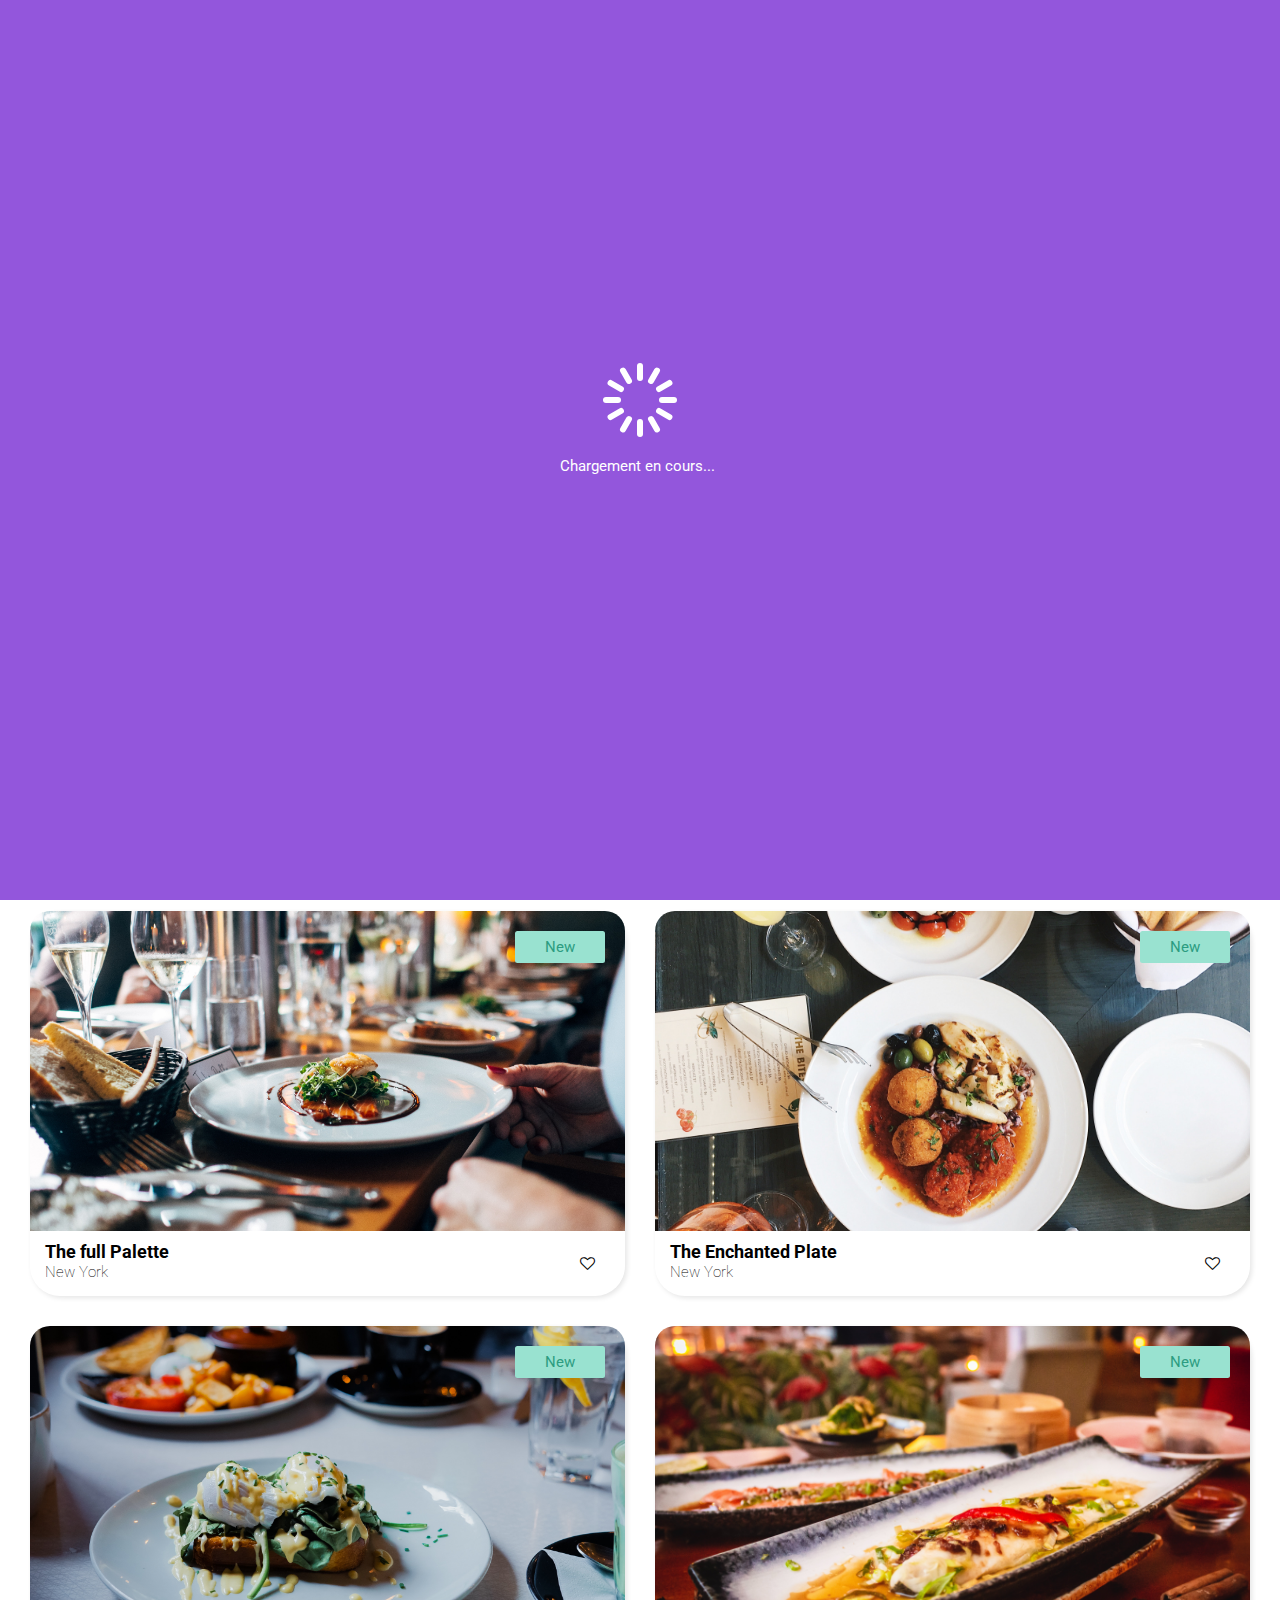
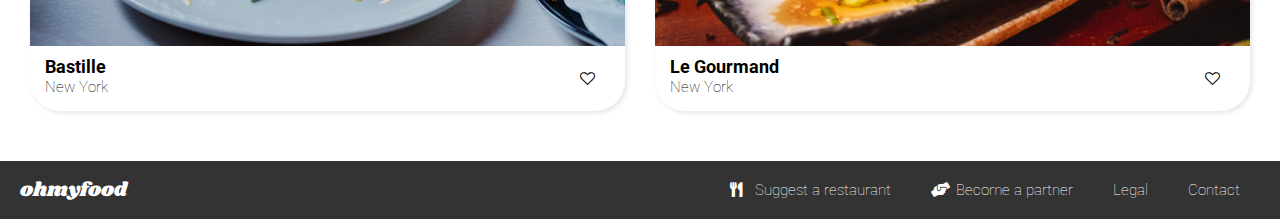
<file: index.html>
<!DOCTYPE html>
<html lang="fr">
<head>
    <meta charset="UTF-8">
    <meta name="viewport" content="width=device-width, initial-scale=1.0">
    <meta http-equiv="X-UA-Compatible" content="ie=edge">
    <link href="https://fonts.googleapis.com/css2?family=Roboto:wght@100;400;700&family=Shrikhand&display=swap" rel="stylesheet"> 
 	<link rel="stylesheet" href="https://use.fontawesome.com/releases/v5.7.1/css/all.css">
    <link rel="stylesheet" href="https://stackpath.bootstrapcdn.com/font-awesome/4.7.0/css/font-awesome.min.css">
    <link rel="stylesheet" href="css/style.css">
    <title>Oh my food !</title>
</head>
<body>
	<div class="loader-container">
 		<div class="lds-spinner">
		   <div class="bar bar--1"></div>
		   <div class="bar bar--2"></div>
		   <div class="bar bar--3"></div>
		   <div class="bar bar--4"></div>
		   <div class="bar bar--5"></div>
		   <div class="bar bar--6"></div>
		   <div class="bar bar--7"></div>
		   <div class="bar bar--8"></div>
		   <div class="bar bar--9"></div>
		   <div class="bar bar--10"></div>
		   <div class="bar bar--11"></div>
		   <div class="bar bar--12"></div>     
    	</div>
    	<div class="paragraph">
     		<p>Chargement en cours...</p>
     	</div>
    </div>
	<header class="header">
		<img class="header__logo" src="public/img/logo/logo.svg" alt="logo" />
	</header>
	<section class="loc">
		<div class="loc-container">
			<p class="loc-container__city"><i class="fas fa-map-marker-alt loc-icon"></i>Paris, Belleville</p>
		</div>
	</section>
	<section class="hero-home">
		<h2 class="hero__heading">Book the menu you like</h2>
		<p class="hero__paragraph">Discover top-of-the-art restaurants we picked for you</p>
		<a class="btn" href="#restaurant">Explore our restaurants</a>
	</section>
	<section class="manual">
		<h2 class="manual__heading">How it works</h2>
		<ol class="manual-list">
			<li class="manual-list__item">
				<div class="list-style">1</div>
				<i class="fas fa-mobile-alt icon-list"></i>Choose a restaurant
			</li>
			<li class="manual-list__item">
				<div class="list-style">2</div>
				<i class="fas fa-bars icon-list"></i>Create your menu
			</li>
			<li class="manual-list__item">
				<div class="list-style">3</div>
				<i class="fas fa-store icon-list"></i>Go enjoy it at the restaurant
			</li>
		</ol>
	</section>
	<section id="restaurant">
		<h2 class="restaurant__heading">Restautants</h2>
		<div class="restaurant-grid">
				<div class="restaurant-prev restaurant-prev--1">
					<a href="fullpalette.html">
						<div class="restaurant-prev-img restaurant-prev-img--thefullpalette">
							<p class="restaurant-prev-img__badge">New</p>
						</div>
					</a>
					<div class="restaurant-prev-desc">
						<div class="restaurant-prev-desc-txt">
							<h3 class="restaurant-prev-desc-txt__title">The full Palette</h3>
							<p class="restaurant-prev-desc-txt__city">New York</p>
						</div>
						<ul class="icon-fill-hover">
						  <li class="icon-fill-hover__item">
						      <span class="icon-filled">
						        <i class="fa fa-heart" aria-hidden="true"></i>
						      </span>
						      <a href="">
						        <i class="fa fa-heart-o" aria-hidden="true"></i>
						      </a>
						  </li>
						</ul>
					</div>
				</div>
				<div class="restaurant-prev restaurant-prev--2">
					<a href="enchantedplate.html">
						<div class="restaurant-prev-img restaurant-prev-img--theenchantedplate">
							<p class="restaurant-prev-img__badge">New</p>
						</div>
					</a>
					<div class="restaurant-prev-desc">
						<div class="restaurant-prev-desc-txt">
							<h3 class="restaurant-prev-desc-txt__title">The Enchanted Plate</h3>
							<p class="restaurant-prev-desc-txt__city">New York</p>
						</div>
						<ul class="icon-fill-hover">
						  <li class="icon-fill-hover__item">
						      <span class="icon-filled">
						        <i class="fa fa-heart" aria-hidden="true"></i>
						      </span>
						      <a href="">
						        <i class="fa fa-heart-o" aria-hidden="true"></i>
						      </a>
						  </li>
						</ul>
					</div>
				</div>
				<div class="restaurant-prev restaurant-prev--3">
					<a href="bastille.html">
						<div class="restaurant-prev-img restaurant-prev-img--bastille">
							<p class="restaurant-prev-img__badge">New</p>
						</div>
					</a>
					<div class="restaurant-prev-desc">
						<div class="restaurant-prev-desc-txt">
							<h3 class="restaurant-prev-desc-txt__title">Bastille</h3>
							<p class="restaurant-prev-desc-txt__city">New York</p>
						</div>
						<ul class="icon-fill-hover">
						  <li class="icon-fill-hover__item">
						      <span class="icon-filled">
						        <i class="fa fa-heart" aria-hidden="true"></i>
						      </span>
						      <a href="">
						        <i class="fa fa-heart-o" aria-hidden="true"></i>
						      </a>
						  </li>
						</ul>
					</div>
				</div>
				<div class="restaurant-prev restaurant-prev--4">
					<a href="gourmand.html">
						<div class="restaurant-prev-img restaurant-prev-img--legourmand">
							<p class="restaurant-prev-img__badge">New</p>
						</div>
					</a>
					<div class="restaurant-prev-desc">
						<div class="restaurant-prev-desc-txt">
							<h3 class="restaurant-prev-desc-txt__title">Le Gourmand</h3>
							<p class="restaurant-prev-desc-txt__city">New York</p>
						</div>
						<ul class="icon-fill-hover">
						  <li class="icon-fill-hover__item">
						      <span class="icon-filled">
						        <i class="fa fa-heart" aria-hidden="true"></i>
						      </span>
						      <a href="">
						        <i class="fa fa-heart-o" aria-hidden="true"></i>
						      </a>
						  </li>
						</ul>
					</div>
				</div>
		</div>		
	</section>
	<footer class="footer">
		<h1 class="footer__heading">ohmyfood</h1>
		<ul class="footer-nav">
			<li class="footer-nav__link"><a href=""><i class="fas fa-utensils"></i>Suggest a restaurant</a></li>
			<li class="footer-nav__link"><a href=""><i class="fas fa-hands-helping"></i>Become a partner</a></li>
			<li class="footer-nav__link"><a href="">Legal</a></li>
			<li class="footer-nav__link"><a href="mailto:name@domain.com">Contact</a></li>
		</ul>
	</footer>
</body>
</html>
</file>
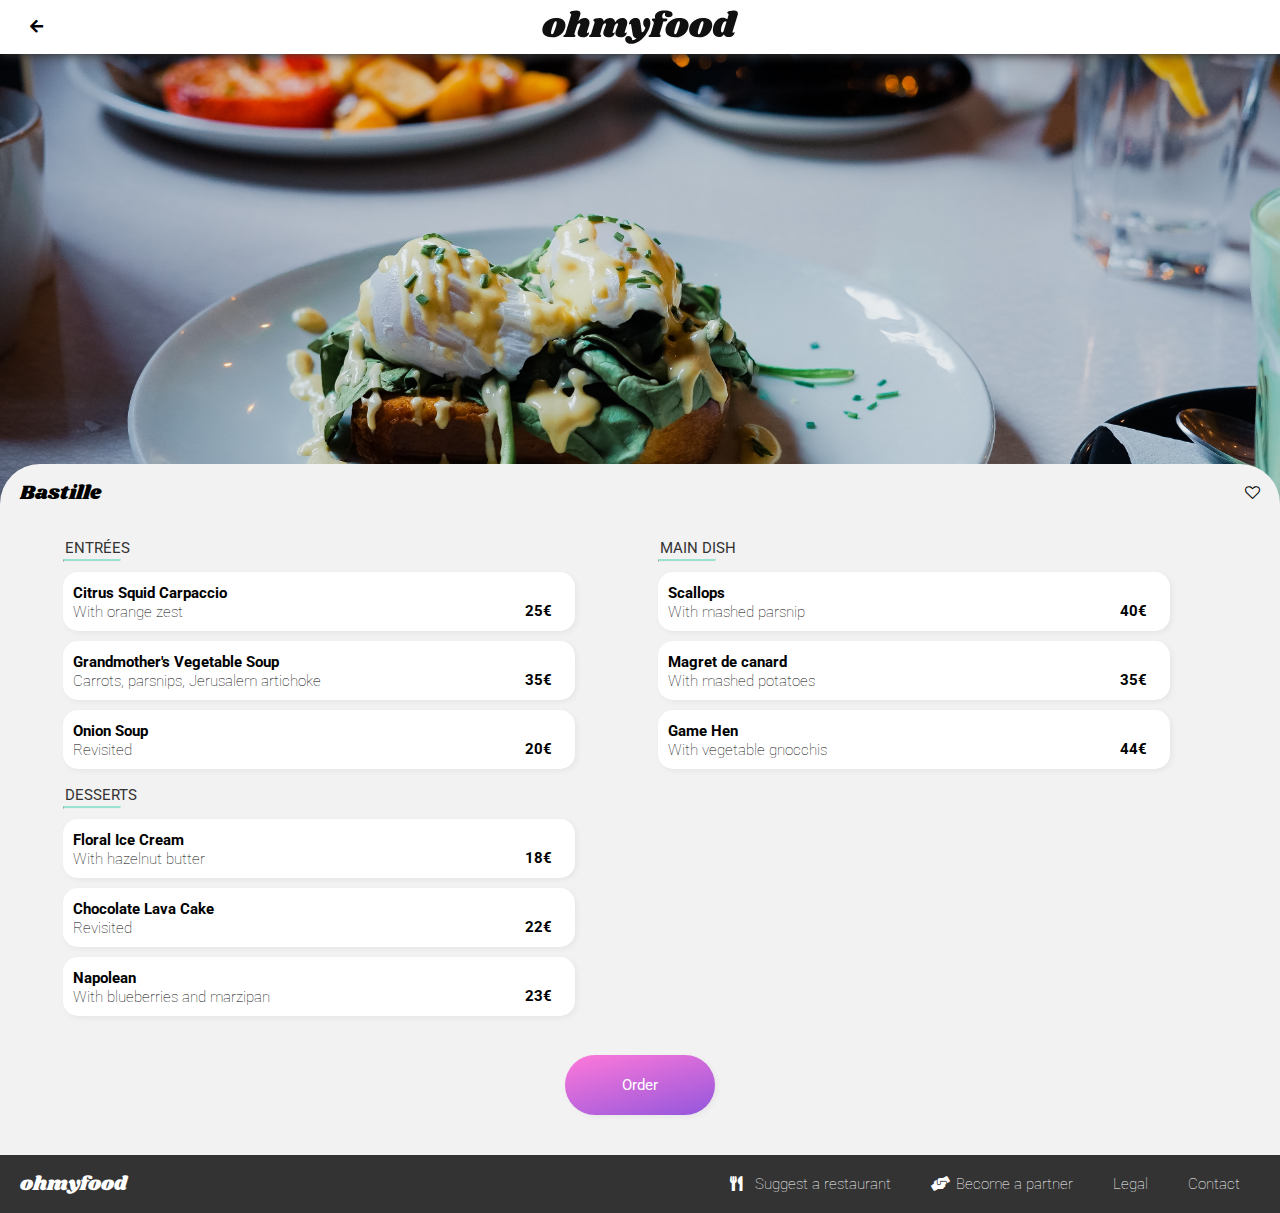
<file: bastille.html>
<!DOCTYPE html>
<html lang="fr">
<head>
    <meta charset="UTF-8">
    <meta name="viewport" content="width=device-width, initial-scale=1.0">
    <meta http-equiv="X-UA-Compatible" content="ie=edge">
    <link href="https://fonts.googleapis.com/css2?family=Roboto:wght@100;400;700&family=Shrikhand&display=swap" rel="stylesheet"> 
    <link rel="stylesheet" href="https://use.fontawesome.com/releases/v5.7.1/css/all.css">
    <link rel="stylesheet" href="https://stackpath.bootstrapcdn.com/font-awesome/4.7.0/css/font-awesome.min.css">
    <link rel="stylesheet" href="css/style.css">
    <title>Oh my food !: Bastille</title>
</head>
<body>
	<header class="header">
		<a class="header__link" href="index.html"><i class="fas fa-arrow-left"></i></a>
		<img class="header__logo" src="public/img/logo/logo.svg" alt="logo" />
	</header>
	<section class="hero hero--bastille"><!-- faire une map background-hero CHANGER LE MODIFICATEUR-->
		<div class="hero-container">
			<div class="hero-title">
				<h1 class="hero-container__title">Bastille</h1>
				<ul class="icon-fill-hover">
				  <li class="icon-fill-hover__item">
				      <span class="icon-filled">
				        <i class="fa fa-heart" aria-hidden="true"></i>
				      </span>
				      <a href="">
				        <i class="fa fa-heart-o" aria-hidden="true"></i>
				      </a>
				  </li>
				</ul>
			</div>
		</div>
	</section>
	<section class="menu">
		<form class="menu-form" action="order.php" method="post">
			<fieldset class="menu-form__entree">
				<legend>Entrées</legend>
					<hr />
					<label class="entree__choix entree__choix--1" for="entree1"><!-- faire une map border-radius ?-->
						<span class="menu-title"><strong>Citrus Squid Carpaccio</strong><br />With orange zest</span>
						<span class="price"><strong>25€</strong></span>
						<input type="radio" name="entree" value="entree1" id="entree1" />
						<span class="checkmark">
              				<i class="fas fa-check-circle"></i>
            			</span>  
					</label>
					<label class="entree__choix entree__choix--2" for="entree2">
						<span class="menu-title"><strong>Grandmother's Vegetable Soup</strong><br />Carrots, parsnips, Jerusalem artichoke</span>
						<span class="price"><strong>35€</strong></span>
						<input type="radio" name="entree" value="entree2" id="entree2" />
						<span class="checkmark">
              				<i class="fas fa-check-circle"></i>
            			</span> 
					</label>
					<label class="entree__choix entree__choix--3" for="entree3">
						<span class="menu-title"><strong>Onion Soup</strong><br />Revisited</span>
						<span class="price"><strong>20€</strong></span>
						<input type="radio" name="entree" value="entree3" id="entree3" />
						<span class="checkmark">
              				<i class="fas fa-check-circle"></i>
            			</span> 
					</label>
			</fieldset>
			<fieldset class="menu-form__plat">
				<legend>Main Dish</legend>
					<hr />
					<label class="plat__choix plat__choix--1" for="plat1">
						<span class="menu-title"><strong>Scallops</strong><br />With mashed parsnip</span>
						<span class="price"><strong>40€</strong></span>	
						<input type="radio" name="plat" value="plat1" id="plat1" />
						<span class="checkmark">
              				<i class="fas fa-check-circle"></i>
            			</span> 
					</label>
					<label class="plat__choix plat__choix--2" for="plat2">
						<span class="menu-title"><strong>Magret de canard</strong><br />With mashed potatoes</span>
						<span class="price"><strong>35€</strong></span>
						<input type="radio" name="plat" value="plat2" id="plat2" />
						<span class="checkmark">
              				<i class="fas fa-check-circle"></i>
            			</span>  
					</label>
					<label class="plat__choix plat__choix--3" for="plat3">
						<span class="menu-title"><strong>Game Hen</strong><br />With vegetable gnocchis</span>
						<span class="price"><strong>44€</strong></span>
						<input type="radio" name="plat" value="plat3" id="plat3" />
						<span class="checkmark">
              				<i class="fas fa-check-circle"></i>
            			</span>  
					</label>
			</fieldset>
			<fieldset class="menu-form__dessert">
				<legend>Desserts</legend>
					<hr />
					<label class="dessert__choix dessert__choix--1" for="dessert1">
						<span class="menu-title"><strong>Floral Ice Cream</strong><br />With hazelnut butter</span>
						<span class="price"><strong>18€</strong></span>
						<input type="radio" name="entree" value="dessert1" id="dessert1" />
						<span class="checkmark">
              				<i class="fas fa-check-circle"></i>
            			</span> 
					</label>
					<label class="dessert__choix dessert__choix--2" for="dessert2">
						<span class="menu-title"><strong>Chocolate Lava Cake</strong><br />Revisited</span>
						<span class="price"><strong>22€</strong></span>
						<input type="radio" name="entree" value="dessert2" id="dessert2" />
						<span class="checkmark">
              				<i class="fas fa-check-circle"></i>
            			</span> 
					</label>
					<label class="dessert__choix dessert__choix--3" for="dessert3">
						<span class="menu-title"><strong>Napolean</strong><br />With blueberries and marzipan</span>
						<span class="price"><strong>23€</strong></span>
						<input type="radio" name="dessert" value="dessert3" id="dessert3" />
						<span class="checkmark">
              				<i class="fas fa-check-circle"></i>
            			</span> 
					</label> 
			</fieldset>	
			<input class="btn" type="submit" value="Order"/> 	
		</form>	
	</section>
	<footer class="footer">
		<h1 class="footer__heading">ohmyfood</h1>
		<ul class="footer-nav">
			<li class="footer-nav__link"><a href=""><i class="fas fa-utensils"></i>Suggest a restaurant</a></li>
			<li class="footer-nav__link"><a href=""><i class="fas fa-hands-helping"></i>Become a partner</a></li>
			<li class="footer-nav__link"><a href="">Legal</a></li>
			<li class="footer-nav__link"><a href="mailto:name@domain.com">Contact</a></li>
		</ul>
	</footer>
</body>
</html>
</file>
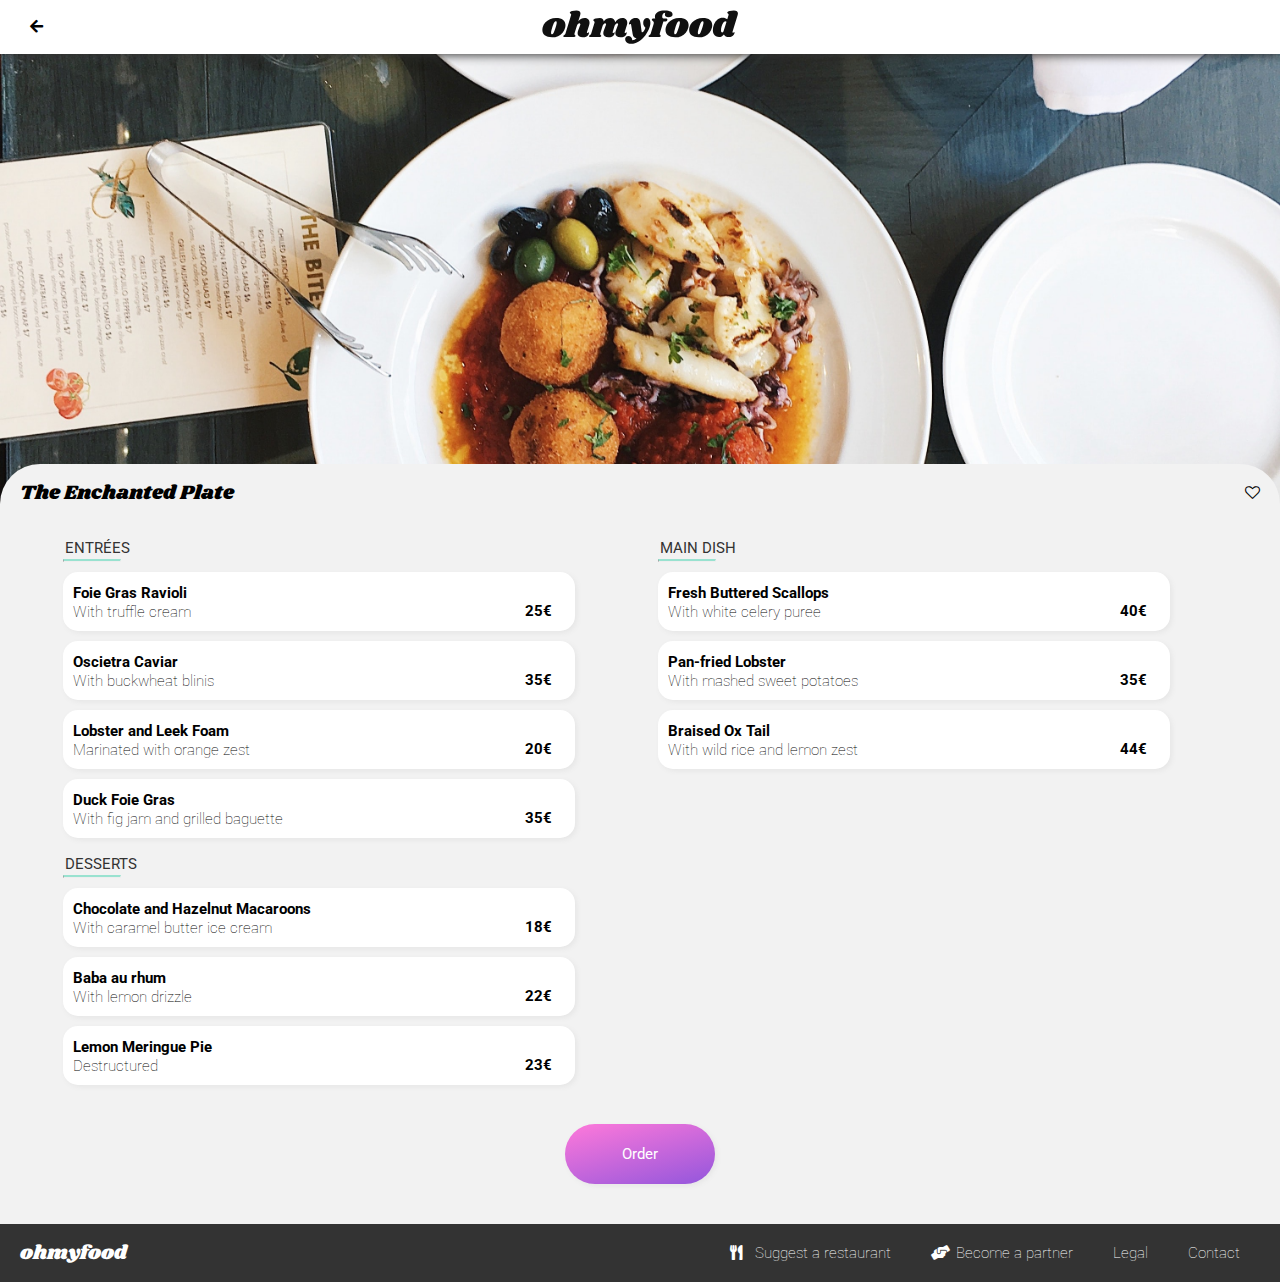
<file: enchantedplate.html>
<!DOCTYPE html>
<html lang="fr">
<head>
    <meta charset="UTF-8">
    <meta name="viewport" content="width=device-width, initial-scale=1.0">
    <meta http-equiv="X-UA-Compatible" content="ie=edge">
    <link href="https://fonts.googleapis.com/css2?family=Roboto:wght@100;400;700&family=Shrikhand&display=swap" rel="stylesheet"> 
    <link rel="stylesheet" href="https://use.fontawesome.com/releases/v5.7.1/css/all.css">
    <link rel="stylesheet" href="https://stackpath.bootstrapcdn.com/font-awesome/4.7.0/css/font-awesome.min.css">
    <link rel="stylesheet" href="css/style.css">
    <title>Oh my food !: The Enchanted Plate</title>
</head>
<body>
	<header class="header">
		<a class="header__link" href="index.html"><i class="fas fa-arrow-left"></i></a>
		<img class="header__logo" src="public/img/logo/logo.svg" alt="logo" />
	</header>
	<section class="hero hero--theenchantedplate"><!-- faire une map background-hero CHANGER LE MODIFICATEUR-->
		<div class="hero-container">
			<div class="hero-title">
				<h1 class="hero-container__title">The Enchanted Plate</h1>
				<ul class="icon-fill-hover">
				  <li class="icon-fill-hover__item">
				      <span class="icon-filled">
				        <i class="fa fa-heart" aria-hidden="true"></i>
				      </span>
				      <a href="">
				        <i class="fa fa-heart-o" aria-hidden="true"></i>
				      </a>
				  </li>
				</ul>
			</div>
		</div>
	</section>
	<section class="menu">
		<form class="menu-form" action="order.php" method="post">
			<fieldset class="menu-form__entree">
				<legend>Entrées</legend>
					<hr />
					<label class="entree__choix entree__choix--1" for="entree1"><!-- faire une map border-radius ?-->
						<span class="menu-title"><strong>Foie Gras Ravioli</strong><br />With truffle cream</span>
						<span class="price"><strong>25€</strong></span>
						<input type="radio" name="entree" value="entree1" id="entree1" />
						<span class="checkmark">
              				<i class="fas fa-check-circle"></i>
            			</span>  
					</label>
					<label class="entree__choix entree__choix--2" for="entree2">
						<span class="menu-title"><strong>Oscietra Caviar</strong><br />With buckwheat blinis</span>
						<span class="price"><strong>35€</strong></span>
						<input type="radio" name="entree" value="entree2" id="entree2" />
						<span class="checkmark">
              				<i class="fas fa-check-circle"></i>
            			</span>  
					</label>
					<label class="entree__choix entree__choix--3" for="entree3">
						<span class="menu-title"><strong>Lobster and Leek Foam</strong><br />Marinated with orange zest</span>
						<span class="price"><strong>20€</strong></span>
						<input type="radio" name="entree" value="entree3" id="entree3" />
						<span class="checkmark">
              				<i class="fas fa-check-circle"></i>
            			</span>  
					</label>
					<label class="entree__choix entree__choix--4" for="entree4">
						<span class="menu-title"><strong>Duck Foie Gras</strong><br />With fig jam and grilled baguette</span>
						<span class="price"><strong>35€</strong></span>
						<input type="radio" name="entree" value="entree4" id="entree4" />
						<span class="checkmark">
              				<i class="fas fa-check-circle"></i>
            			</span>  
					</label>
			</fieldset>
			<fieldset class="menu-form__plat">
				<legend>Main Dish</legend>
					<hr />
					<label class="plat__choix plat__choix--1" for="plat1">
						<span class="menu-title"><strong>Fresh Buttered Scallops</strong><br />With white celery puree</span>
						<span class="price"><strong>40€</strong></span>	
						<input type="radio" name="plat" value="plat1" id="plat1" />
						<span class="checkmark">
              				<i class="fas fa-check-circle"></i>
            			</span>  
					</label>
					<label class="plat__choix plat__choix--2" for="plat2">
						<span class="menu-title"><strong>Pan-fried Lobster</strong><br />With mashed sweet potatoes</span>
						<span class="price"><strong>35€</strong></span>
						<input type="radio" name="plat" value="plat2" id="plat2" />
						<span class="checkmark">
              				<i class="fas fa-check-circle"></i>
            			</span>  
					</label>
					<label class="plat__choix plat__choix--3" for="plat3">
						<span class="menu-title"><strong>Braised Ox Tail</strong><br />With wild rice and lemon zest</span>
						<span class="price"><strong>44€</strong></span>
						<input type="radio" name="plat" value="plat3" id="plat3" />
						<span class="checkmark">
              				<i class="fas fa-check-circle"></i>
            			</span>  
					</label>
			</fieldset>
			<fieldset class="menu-form__dessert">
				<legend>Desserts</legend>
					<hr />
					<label class="dessert__choix dessert__choix--1" for="dessert1">
						<span class="menu-title"><strong>Chocolate and Hazelnut Macaroons</strong><br />With caramel butter ice cream</span>
						<span class="price"><strong>18€</strong></span>
						<input type="radio" name="entree" value="dessert1" id="dessert1" />
						<span class="checkmark">
              				<i class="fas fa-check-circle"></i>
            			</span>  
					</label>
					<label class="dessert__choix dessert__choix--2" for="dessert2">
						<span class="menu-title"><strong>Baba au rhum</strong><br />With lemon drizzle</span>
						<span class="price"><strong>22€</strong></span>
						<input type="radio" name="entree" value="dessert2" id="dessert2" />
						<span class="checkmark">
              				<i class="fas fa-check-circle"></i>
            			</span>  
					</label>
					<label class="dessert__choix dessert__choix--3" for="dessert3">
						<span class="menu-title"><strong>Lemon Meringue Pie</strong><br />Destructured</span>
						<span class="price"><strong>23€</strong></span>
						<input type="radio" name="dessert" value="dessert3" id="dessert3" />
						<span class="checkmark">
              				<i class="fas fa-check-circle"></i>
            			</span>  
					</label> 
			</fieldset>	
			<input class="btn" type="submit" value="Order"/> 	
		</form>	
	</section>
	<footer class="footer">
		<h1 class="footer__heading">ohmyfood</h1>
		<ul class="footer-nav">
			<li class="footer-nav__link"><a href=""><i class="fas fa-utensils"></i>Suggest a restaurant</a></li>
			<li class="footer-nav__link"><a href=""><i class="fas fa-hands-helping"></i>Become a partner</a></li>
			<li class="footer-nav__link"><a href="">Legal</a></li>
			<li class="footer-nav__link"><a href="mailto:name@domain.com">Contact</a></li>
		</ul>
	</footer>
</body>
</html>
</file>
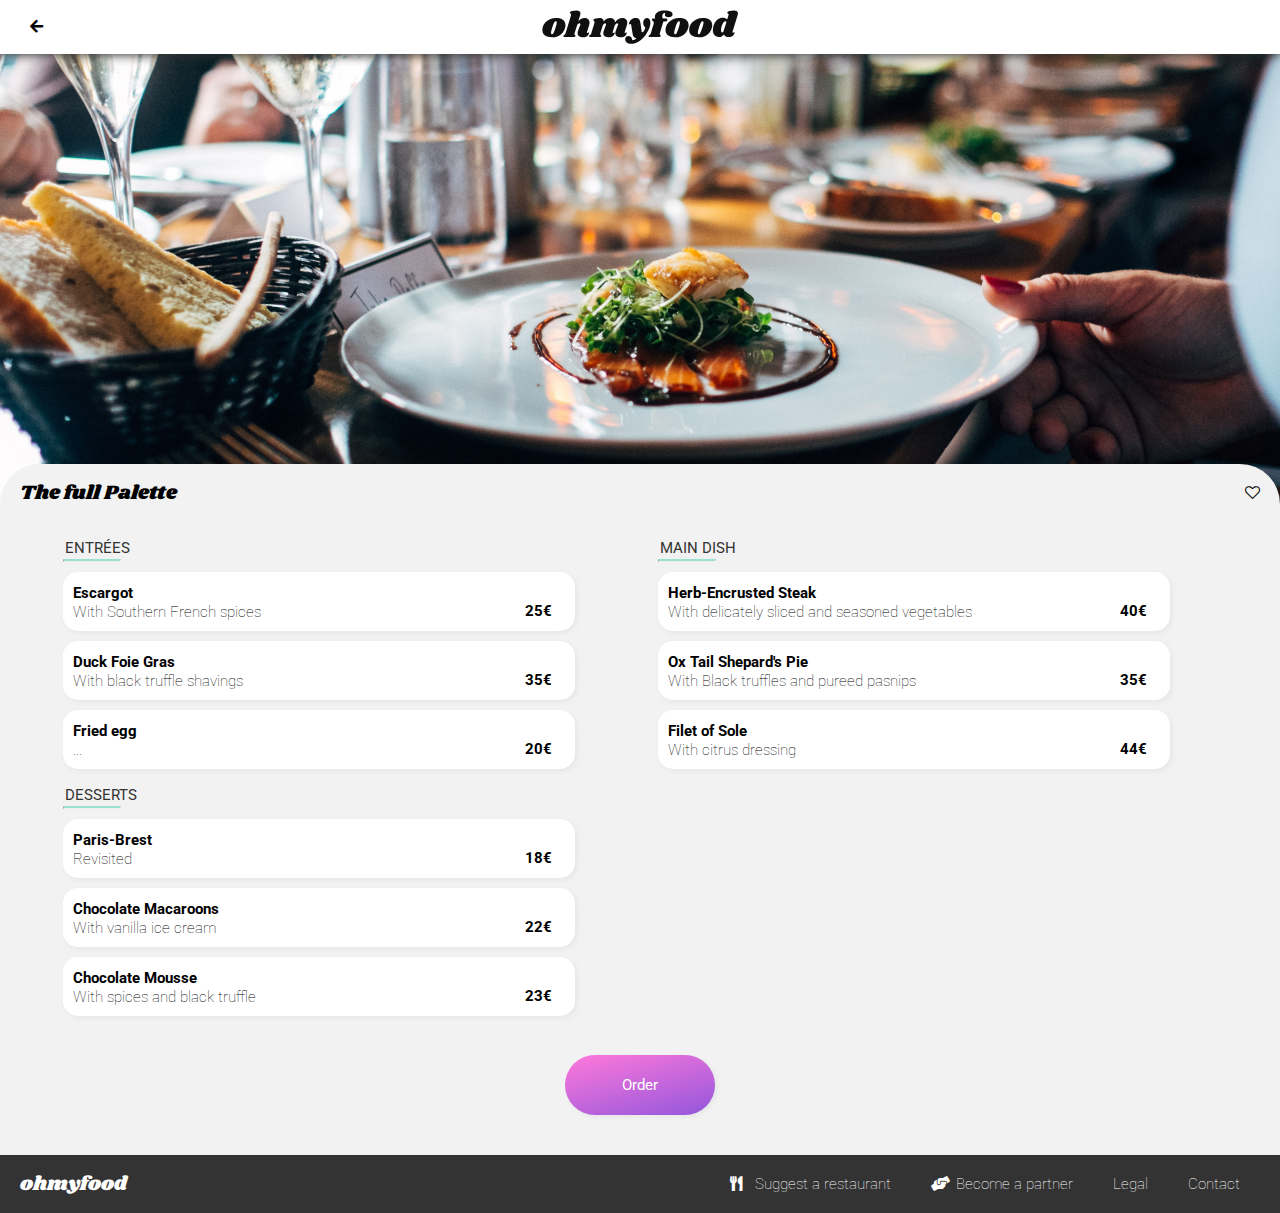
<file: fullpalette.html>
<!DOCTYPE html>
<html lang="fr">
<head>
    <meta charset="UTF-8">
    <meta name="viewport" content="width=device-width, initial-scale=1.0">
    <meta http-equiv="X-UA-Compatible" content="ie=edge">
    <link href="https://fonts.googleapis.com/css2?family=Roboto:wght@100;400;700&family=Shrikhand&display=swap" rel="stylesheet"> 
    <link rel="stylesheet" href="https://use.fontawesome.com/releases/v5.7.1/css/all.css">
    <link rel="stylesheet" href="https://stackpath.bootstrapcdn.com/font-awesome/4.7.0/css/font-awesome.min.css">
    <link rel="stylesheet" href="css/style.css">
    <title>Oh my food !: The Full Palette</title>
</head>
<body>
	<header class="header">
		<a class="header__link" href="index.html"><i class="fas fa-arrow-left"></i></a>
		<img class="header__logo" src="public/img/logo/logo.svg" alt="logo" />
	</header>
	<section class="hero hero--thefullpalette"><!-- faire une map background-hero CHANGER LE MODIFICATEUR-->
		<div class="hero-container">
			<div class="hero-title">
				<h1 class="hero-container__title">The full Palette</h1>
				<ul class="icon-fill-hover">
				  <li class="icon-fill-hover__item">
				      <span class="icon-filled">
				        <i class="fa fa-heart" aria-hidden="true"></i>
				      </span>
				      <a href="">
				        <i class="fa fa-heart-o" aria-hidden="true"></i>
				      </a>
				  </li>
				</ul>
			</div>
		</div>
	</section>
	<section class="menu">
		<form class="menu-form" action="order.php" method="post">
			<fieldset class="menu-form__entree">
				<legend>Entrées</legend>
					<hr />
					<label class="entree__choix entree__choix--1" for="entree1"><!-- faire une map border-radius ?-->
						<span class="menu-title"><strong>Escargot</strong><br />With Southern French spices</span>
						<span class="price"><strong>25€</strong></span>
						<input type="radio" name="entree" value="entree1" id="entree1" />
						<span class="checkmark">
              				<i class="fas fa-check-circle"></i>
            			</span>  
					</label>
					<label class="entree__choix entree__choix--2" for="entree2">
						<span class="menu-title"><strong>Duck Foie Gras</strong><br />With black truffle shavings</span>
						<span class="price"><strong>35€</strong></span>
						<input type="radio" name="entree" value="entree2" id="entree2" />
						<span class="checkmark">
              				<i class="fas fa-check-circle"></i>
            			</span> 
					</label>
					<label class="entree__choix entree__choix--3" for="entree3">
						<span class="menu-title"><strong>Fried egg</strong><br />...</span>
						<span class="price"><strong>20€</strong></span>
						<input type="radio" name="entree" value="entree3" id="entree3" />
						<span class="checkmark">
              				<i class="fas fa-check-circle"></i>
            			</span> 
					</label>
			</fieldset>
			<fieldset class="menu-form__plat">
				<legend>Main Dish</legend>
					<hr />
					<label class="plat__choix plat__choix--1" for="plat1">
						<span class="menu-title"><strong>Herb-Encrusted Steak</strong><br />With delicately sliced and seasoned vegetables</span>
						<span class="price"><strong>40€</strong></span>	
						<input type="radio" name="plat" value="plat1" id="plat1" />
						<span class="checkmark">
              				<i class="fas fa-check-circle"></i>
            			</span>  
					</label>
					<label class="plat__choix plat__choix--2" for="plat2">
						<span class="menu-title"><strong>Ox Tail Shepard's Pie</strong><br />With Black truffles and pureed pasnips</span>
						<span class="price"><strong>35€</strong></span>
						<input type="radio" name="plat" value="plat2" id="plat2" />
						<span class="checkmark">
              				<i class="fas fa-check-circle"></i>
            			</span>  
					</label>
					<label class="plat__choix plat__choix--3" for="plat3">
						<span class="menu-title"><strong>Filet of Sole</strong><br />With citrus dressing</span>
						<span class="price"><strong>44€</strong></span>
						<input type="radio" name="plat" value="plat3" id="plat3" />
						<span class="checkmark">
              				<i class="fas fa-check-circle"></i>
            			</span>  
					</label>
			</fieldset>
			<fieldset class="menu-form__dessert">
				<legend>Desserts</legend>
					<hr />
					<label class="dessert__choix dessert__choix--1" for="dessert1">
						<span class="menu-title"><strong>Paris-Brest</strong><br />Revisited</span>
						<span class="price"><strong>18€</strong></span>
						<input type="radio" name="entree" value="dessert1" id="dessert1" />
						<span class="checkmark">
              				<i class="fas fa-check-circle"></i>
            			</span>  
					</label>
					<label class="dessert__choix dessert__choix--2" for="dessert2">
						<span class="menu-title"><strong>Chocolate Macaroons</strong><br />With vanilla ice cream</span>
						<span class="price"><strong>22€</strong></span>
						<input type="radio" name="entree" value="dessert2" id="dessert2" />
						<span class="checkmark">
              				<i class="fas fa-check-circle"></i>
            			</span>  
					</label>
					<label class="dessert__choix dessert__choix--3" for="dessert3">
						<span class="menu-title"><strong>Chocolate Mousse</strong><br />With spices and black truffle</span>
						<span class="price"><strong>23€</strong></span>
						<input type="radio" name="dessert" value="dessert3" id="dessert3" />
						<span class="checkmark">
              				<i class="fas fa-check-circle"></i>
            			</span>  
					</label> 
			</fieldset>	
			<input class="btn" type="submit" value="Order"/> 	
		</form>	
	</section>
	<footer class="footer">
		<h1 class="footer__heading">ohmyfood</h1>
		<ul class="footer-nav">
			<li class="footer-nav__link"><a href=""><i class="fas fa-utensils"></i>Suggest a restaurant</a></li>
			<li class="footer-nav__link"><a href=""><i class="fas fa-hands-helping"></i>Become a partner</a></li>
			<li class="footer-nav__link"><a href="">Legal</a></li>
			<li class="footer-nav__link"><a href="mailto:name@domain.com">Contact</a></li>
		</ul>
	</footer>
</body>
</html>
</file>
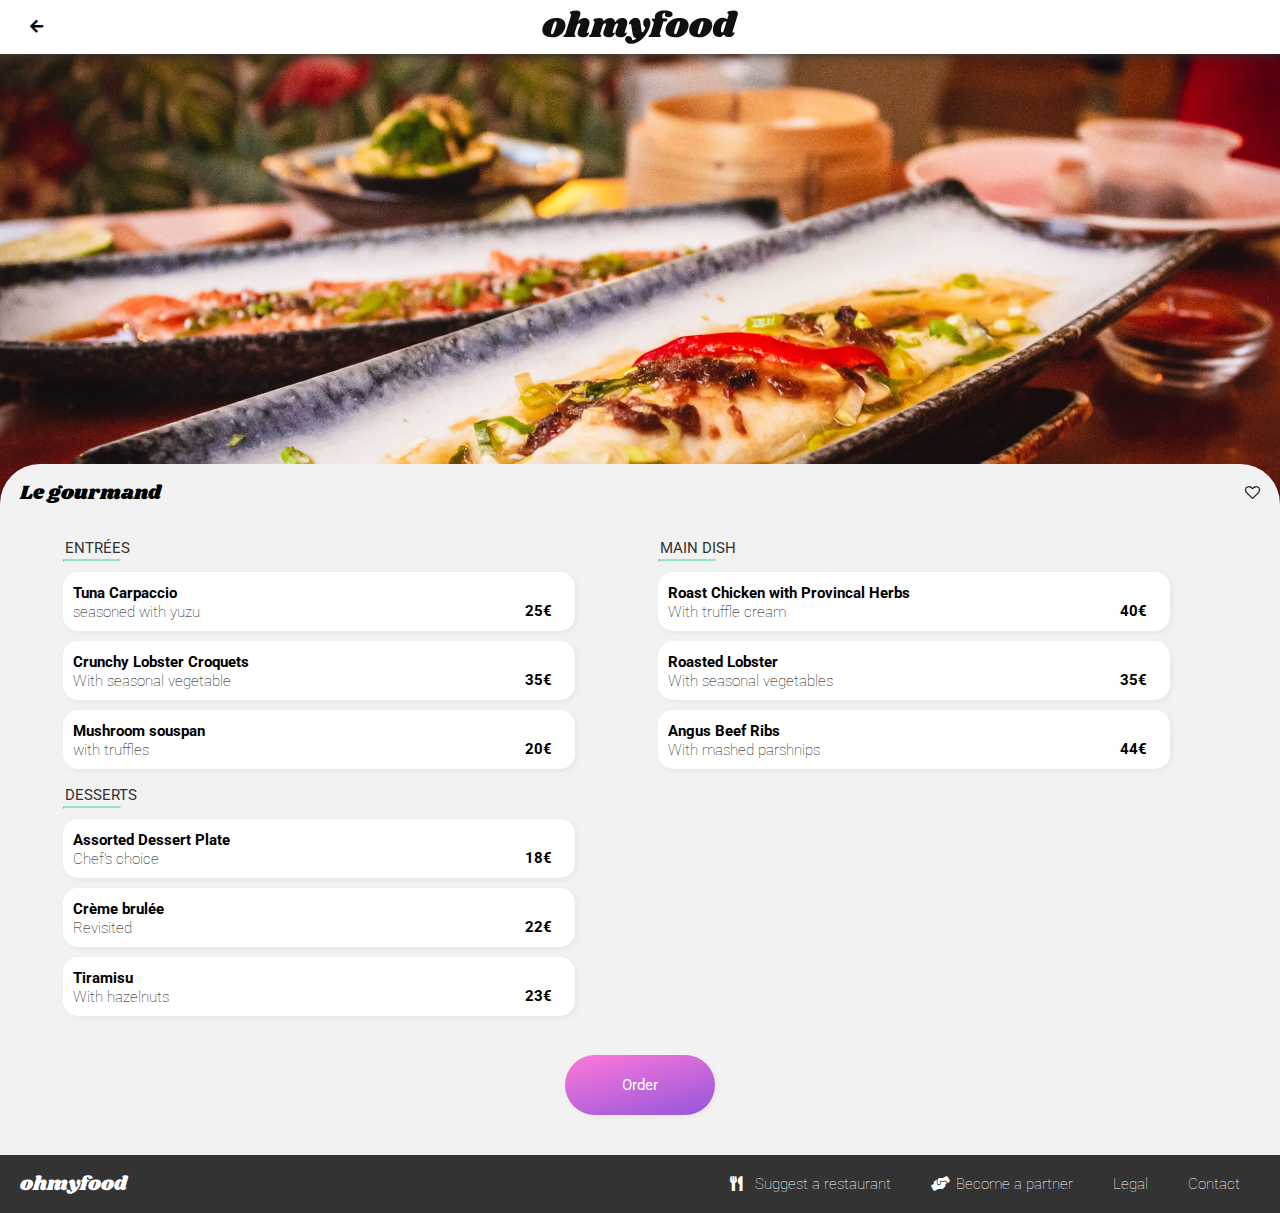
<file: gourmand.html>
<!DOCTYPE html>
<html lang="fr">
<head>
    <meta charset="UTF-8">
    <meta name="viewport" content="width=device-width, initial-scale=1.0">
    <meta http-equiv="X-UA-Compatible" content="ie=edge">
    <link href="https://fonts.googleapis.com/css2?family=Roboto:wght@100;400;700&family=Shrikhand&display=swap" rel="stylesheet"> 
    <link rel="stylesheet" href="https://use.fontawesome.com/releases/v5.7.1/css/all.css">
    <link rel="stylesheet" href="https://stackpath.bootstrapcdn.com/font-awesome/4.7.0/css/font-awesome.min.css">
    <link rel="stylesheet" href="css/style.css">
    <title>Oh my food !: Le Gourmand</title>
</head>
<body>
	<header class="header">
		<a class="header__link" href="index.html"><i class="fas fa-arrow-left"></i></a>
		<img class="header__logo" src="public/img/logo/logo.svg" alt="logo" />
	</header>
	<section class="hero hero--legourmand"><!-- faire une map background-hero CHANGER LE MODIFICATEUR-->
		<div class="hero-container">
			<div class="hero-title">
				<h1 class="hero-container__title">Le gourmand</h1>
				<ul class="icon-fill-hover">
				  <li class="icon-fill-hover__item">
				      <span class="icon-filled">
				        <i class="fa fa-heart" aria-hidden="true"></i>
				      </span>
				      <a href="">
				        <i class="fa fa-heart-o" aria-hidden="true"></i>
				      </a>
				  </li>
				</ul>
			</div>
		</div>
	</section>
	<section class="menu">
		<form class="menu-form" action="order.php" method="post">
			<fieldset class="menu-form__entree">
				<legend>Entrées</legend>
					<hr />
					<label class="entree__choix entree__choix--1" for="entree1"><!-- faire une map border-radius ?-->
						<span class="menu-title"><strong>Tuna Carpaccio</strong><br />seasoned with yuzu</span>
						<span class="price"><strong>25€</strong></span>
						<input type="radio" name="entree" value="entree1" id="entree1" />
						<span class="checkmark">
              				<i class="fas fa-check-circle"></i>
            			</span>
					</label>
					<label class="entree__choix entree__choix--2" for="entree2">
						<span class="menu-title"><strong>Crunchy Lobster Croquets</strong><br />With seasonal vegetable</span>
						<span class="price"><strong>35€</strong></span>
						<input type="radio" name="entree" value="entree2" id="entree2" />
						<span class="checkmark">
              				<i class="fas fa-check-circle"></i>
            			</span> 
					</label>
					<label class="entree__choix entree__choix--3" for="entree3">
						<span class="menu-title"><strong>Mushroom souspan</strong><br />with truffles</span>
						<span class="price"><strong>20€</strong></span>
						<input type="radio" name="entree" value="entree3" id="entree3" />
						<span class="checkmark">
              				<i class="fas fa-check-circle"></i>
            			</span> 
					</label>
			</fieldset>
			<fieldset class="menu-form__plat">
				<legend>Main Dish</legend>
					<hr />
					<label class="plat__choix plat__choix--1" for="plat1">
						<span class="menu-title"><strong>Roast Chicken with Provincal Herbs</strong><br />With truffle cream</span>
						<span class="price"><strong>40€</strong></span>	
						<input type="radio" name="plat" value="plat1" id="plat1" />
						<span class="checkmark">
              				<i class="fas fa-check-circle"></i>
            			</span> 
					</label>
					<label class="plat__choix plat__choix--2" for="plat2">
						<span class="menu-title"><strong>Roasted Lobster</strong><br />With seasonal vegetables</span>
						<span class="price"><strong>35€</strong></span>
						<input type="radio" name="plat" value="plat2" id="plat2" />
						<span class="checkmark">
              				<i class="fas fa-check-circle"></i>
            			</span> 
					</label>
					<label class="plat__choix plat__choix--3" for="plat3">
						<span class="menu-title"><strong>Angus Beef Ribs</strong><br />With mashed parshnips</span>
						<span class="price"><strong>44€</strong></span>
						<input type="radio" name="plat" value="plat3" id="plat3" />
						<span class="checkmark">
              				<i class="fas fa-check-circle"></i>
            			</span> 
					</label>
			</fieldset>
			<fieldset class="menu-form__dessert">
				<legend>Desserts</legend>
					<hr />
					<label class="dessert__choix dessert__choix--1" for="dessert1">
						<span class="menu-title"><strong>Assorted Dessert Plate</strong><br />Chef's choice</span>
						<span class="price"><strong>18€</strong></span>
						<input type="radio" name="entree" value="dessert1" id="dessert1" />
						<span class="checkmark">
              				<i class="fas fa-check-circle"></i>
            			</span> 
					</label>
					<label class="dessert__choix dessert__choix--2" for="dessert2">
						<span class="menu-title"><strong>Crème brulée</strong><br />Revisited</span>
						<span class="price"><strong>22€</strong></span>
						<input type="radio" name="entree" value="dessert2" id="dessert2" />
						<span class="checkmark">
              				<i class="fas fa-check-circle"></i>
            			</span> 
					</label>
					<label class="dessert__choix dessert__choix--3" for="dessert3">
						<span class="menu-title"><strong>Tiramisu</strong><br />With hazelnuts</span>
						<span class="price"><strong>23€</strong></span>
						<input type="radio" name="dessert" value="dessert3" id="dessert3" />
						<span class="checkmark">
              				<i class="fas fa-check-circle"></i>
            			</span> 
					</label> 
			</fieldset>	
			<input class="btn" type="submit" value="Order"/> 	
		</form>	
	</section>
	<footer class="footer">
		<h1 class="footer__heading">ohmyfood</h1>
		<ul class="footer-nav">
			<li class="footer-nav__link"><a href=""><i class="fas fa-utensils"></i>Suggest a restaurant</a></li>
			<li class="footer-nav__link"><a href=""><i class="fas fa-hands-helping"></i>Become a partner</a></li>
			<li class="footer-nav__link"><a href="">Legal</a></li>
			<li class="footer-nav__link"><a href="mailto:name@domain.com">Contact</a></li>
		</ul>
	</footer>
</body>
</html>
</file>
<file: css/style.css>
html{font-size:62.5%}body{box-sizing:border-box;background:#fff}body{font-family:"Roboto",sans-serif;color:#000;font-size:1.5rem;font-weight:100;line-height:1.8rem}h1{font-family:"Shrikhand",cursive;color:#fff;font-size:2rem;font-weight:400}h2{font-family:"Roboto",sans-serif;color:#000;font-weight:700}h3{font-family:"Roboto",sans-serif;color:#000;font-weight:700;font-size:1.8rem;line-height:1.2rem}.loc-container__city{font-family:"Roboto",sans-serif;color:#000;font-weight:400;font-size:1.5rem;line-height:1.2rem}.manual-list{font-weight:400}.btn{font-family:"Roboto",sans-serif;color:#fff;font-weight:400;font-size:1.5rem}.footer a{color:#fff}legend{font-family:"Roboto",sans-serif;text-transform:uppercase;color:#333;font-weight:400;font-size:1.5rem;line-height:1.2rem}strong{font-weight:700;line-height:2rem}.icon-list{color:gray;font-size:2rem}.icon-fav{font-size:2rem;cursor:pointer}.restaurant-prev-img__badge{font-family:"Roboto",sans-serif;color:#2c9c81;font-weight:400;font-size:1.5rem;line-height:1.2rem}.loader-container .paragraph{font-family:"Roboto",sans-serif;color:#fff;font-weight:400;font-size:1.5rem;line-height:1.2rem}body{background-color:#fff}.loc{background-color:#d9d9d9}.hero-home,.restaurant{background-color:#f2f2f2}footer{background-color:#333}.hero-container{background-color:#f2f2f2}.menu{background-color:#f2f2f2}body{margin:0}.loc,h1,footer{padding:1rem;margin:0}.loc-container>*{padding:1rem;margin:0}section{padding:4rem 2rem}h1,h2,h3,p,span,header{padding:1rem}footer ul{padding:0 1rem}ul{margin:0;list-style:none}a{text-decoration:none}@media screen and (min-width: 700px){.manual-list{display:grid;grid-template-columns:repeat(3, 1fr);grid-auto-rows:minmax(20rem, auto);padding:4rem 2rem}}@media screen and (min-width: 700px){.manual-list__item{flex-direction:column;justify-content:space-around}}@media screen and (min-width: 700px){.manual-list__item>.list-style{top:-1.5rem}}@media screen and (min-width: 700px){.manual-list__item>i{font-size:4rem}}@media screen and (min-width: 700px){.restaurant-grid{display:grid;grid-template-columns:repeat(2, 1fr);grid-gap:1rem;grid-auto-rows:minmax(100px, auto)}}.restaurant-grid .restaurant-prev--1{grid-column:1;grid-row:1}.restaurant-grid .restaurant-prev--2{grid-column:2;grid-row:1}.restaurant-grid .restaurant-prev--3{grid-column:1;grid-row:2}.restaurant-grid .restaurant-prev--4{grid-column:2;grid-row:2}@media screen and (min-width: 700px){.menu-form{display:grid;grid-template-columns:repeat(2, 1fr);grid-gap:10px;grid-auto-rows:minmax(100px, auto);margin:0 4rem}}.menu-form .btn{grid-column:1/3;grid-row:3}@media screen and (min-width: 700px){.menu-form label{width:40vw}}@media screen and (min-width: 1200px){.menu-form label{width:40vw}}@media screen and (min-width: 1200px){.footer{display:flex;justify-content:space-between}}@media screen and (min-width: 1200px){.footer ul{display:flex;justify-content:flex-start;margin:0}}@media screen and (min-width: 1200px){.footer ul li{padding:1rem 2rem;margin:0}}.btn{background-image:linear-gradient(-15deg, #9356DC, #ff79DA);text-align:center;border-radius:3rem;border:none;padding:1.5rem 2rem;color:#fff;cursor:pointer;box-shadow:.2rem .2rem .5rem #e6e6e6}.btn:hover{box-shadow:.2rem .2rem 1rem #333;background-image:linear-gradient(-15deg, #9e67e0, #ff8de0)}.icon-fill-hover{position:relative;width:15px;padding-right:2rem}.icon-fill-hover .icon-fill-hover__item{position:relative;list-style:none;cursor:pointer}.icon-fill-hover .icon-fill-hover__item a{text-decoration:none;pointer-events:none}.icon-fill-hover .icon-fill-hover__item a .fa{color:#000;z-index:0}.icon-filled{padding:0}.fa-heart{background-image:linear-gradient(-15deg, #9356DC, #ff79DA);-webkit-background-clip:text;-moz-background-clip:text;background-clip:text;-webkit-text-fill-color:transparent;position:absolute;top:1.4px;height:0;overflow:hidden;z-index:2;transition:.5s ease-in-out}.icon-fill-hover .icon-fill-hover__item:hover .fa-heart{height:100%}.hero{padding:4rem 0 0}@media screen and (min-width: 700px){.hero{padding:25rem 0 0}}.hero-home{padding:2rem 0 5rem}@media screen and (min-width: 700px){.hero-home{padding:8rem}}.hero-container{border-radius:4rem 4rem 0 0}.hero-container__title{color:#000;padding:2rem}.hero-container>.hero-title{display:flex;justify-content:space-between;align-items:center;margin-top:16rem;position:relative}.hero-container i{margin-right:3rem}.hero--thefullpalette,.restaurant-prev-img--thefullpalette{background:url("../public/img/restaurants/fullpalette.jpg") no-repeat center;background-size:cover}.hero--theenchantedplate,.restaurant-prev-img--theenchantedplate{background:url("../public/img/restaurants/enchantedplate.jpg") no-repeat center;background-size:cover}.hero--bastille,.restaurant-prev-img--bastille{background:url("../public/img/restaurants/bastille.jpg") no-repeat center;background-size:cover}.hero--legourmand,.restaurant-prev-img--legourmand{background:url("../public/img/restaurants/gourmand.jpg") no-repeat center;background-size:cover}.header{display:flex;justify-content:center;align-items:center;position:relative;box-shadow:.1rem .1rem 1rem #333}.header a{position:absolute;left:3rem;color:#000}fieldset{border:none}fieldset legend{margin-top:2rem}input[type=submit]{width:15rem;margin:2rem auto;display:block}input[type=radio]{opacity:0;margin:0}label{display:flex;justify-content:flex-start;align-items:flex-end;height:59px;margin:1rem 0 0;cursor:pointer;border-radius:1.5rem;background-color:#fff;box-shadow:.2rem .2rem .5rem #e6e6e6;position:relative;overflow:hidden}label>span{margin:0;font-weight:100}label:hover>.checkmark{transform:translateX(0);transition:500ms linear}label:hover>.checkmark>.fas{transform:rotate(1turn);transition:500ms 100ms}label:hover .menu-title{width:55vw;transition:500ms ease-in-out}@media screen and (min-width: 700px){label:hover .menu-title{width:25vw}}@media screen and (min-width: 1200px){label:hover .menu-title{width:30vw}}.checkmark{position:absolute;right:0;top:0;border-radius:0 1.5rem 1.5rem 0;background-color:#99e2d0;color:#fff;height:59px;width:3rem;transform:translateX(5rem)}.checkmark .fas{padding:1.5rem .8rem}.menu-title{width:65vw;overflow:hidden;white-space:nowrap;text-overflow:ellipsis}@keyframes appear{0%{opacity:0;transform:translateY(10px)}50%{opacity:.5}100%{opacity:1;transform:translateY(0px)}}form .entree__choix{animation:appear 1000ms backwards}form .entree__choix--1{animation-delay:250ms}form .entree__choix--2{animation-delay:500ms}form .entree__choix--3{animation-delay:750ms}form .entree__choix--4{animation-delay:1000ms}form .plat__choix{animation:appear 1000ms backwards}form .plat__choix--1{animation-delay:250ms}form .plat__choix--2{animation-delay:500ms}form .plat__choix--3{animation-delay:750ms}form .plat__choix--4{animation-delay:1000ms}form .dessert__choix{animation:appear 1000ms backwards}form .dessert__choix--1{animation-delay:250ms}form .dessert__choix--2{animation-delay:500ms}form .dessert__choix--3{animation-delay:750ms}form .dessert__choix--4{animation-delay:1000ms}footer i{margin-right:1rem;width:1.5rem}footer ul,footer li{margin-top:1rem}.header,.hero-home,.loc{text-align:center}.manual-list{list-style:none;padding:0}.manual-list__item{display:flex;align-items:center;background-color:#f2f2f2;padding:2rem;margin:2rem 1rem;position:relative;border-radius:2.5rem;box-shadow:.5rem .5rem .5rem #e6e6e6}.manual-list__item>.list-style{background-color:#9356dc;color:#fff;border-radius:3rem;width:2rem;padding:.5rem;text-align:center;margin:0;position:absolute}@media screen and (max-width: 700px){.manual-list__item>.list-style{left:-1.5rem}}.manual-list__item>i{margin:1rem}.manual-list__item:nth-child(3){background-color:#e4d5f6}.manual-list__item:nth-child(3) i{color:#9356dc}.loc-icon{margin-right:1rem}.restaurant-prev{border-radius:3rem;box-shadow:.2rem .2rem .5rem #e6e6e6;background-color:#fff;margin:1rem}.restaurant-prev-img{height:18rem;border-radius:2rem 2rem 0 0}@media screen and (min-width: 1200px){.restaurant-prev-img{height:32rem}}.restaurant-prev-desc{padding:1rem;display:flex;justify-content:space-between;align-items:center}.restaurant-prev .restaurant-prev-desc-txt__title{margin:.5rem;padding:0}.restaurant-prev .restaurant-prev-desc-txt__city{margin:.5rem;padding:0}.restaurant-prev-img__badge{float:right;background-color:#99e2d0;padding:1rem 3rem;margin:2rem;border-radius:.25rem}@keyframes lds-spinner{0%{opacity:1}100%{opacity:0}}@keyframes loader-container{0%{background:#9356dc}100%{opacity:0;z-index:-1}}.lds-spinner{position:relative;width:8rem;margin:auto;padding:40vh 20vh 4rem}.lds-spinner .bar{transform-origin:40px 40px;animation:lds-spinner 1200ms linear reverse infinite}.lds-spinner .bar--1{animation-delay:100ms;transform:rotate(30deg)}.lds-spinner .bar--2{animation-delay:200ms;transform:rotate(60deg)}.lds-spinner .bar--3{animation-delay:300ms;transform:rotate(90deg)}.lds-spinner .bar--4{animation-delay:400ms;transform:rotate(120deg)}.lds-spinner .bar--5{animation-delay:500ms;transform:rotate(150deg)}.lds-spinner .bar--6{animation-delay:600ms;transform:rotate(180deg)}.lds-spinner .bar--7{animation-delay:700ms;transform:rotate(210deg)}.lds-spinner .bar--8{animation-delay:800ms;transform:rotate(240deg)}.lds-spinner .bar--9{animation-delay:900ms;transform:rotate(270deg)}.lds-spinner .bar--10{animation-delay:1000ms;transform:rotate(300deg)}.lds-spinner .bar--11{animation-delay:1100ms;transform:rotate(330deg)}.lds-spinner .bar--12{animation-delay:1200ms;transform:rotate(360deg)}.loader-container{position:absolute;z-index:1;background-color:#9356dc;top:0;bottom:0;right:0;left:0;animation:loader-container 500ms 2400ms forwards}.loader-container .paragraph{width:18rem;margin:5rem auto}.lds-spinner .bar:after{content:" ";display:block;position:absolute;top:3px;left:37px;width:6px;height:18px;border-radius:2rem;background:#fff}.menu{padding:2rem 1rem}.menu hr{border-top:.2rem solid #99e2d0;color:#99e2d0;width:10%;margin:0}/*# sourceMappingURL=style.css.map */
</file>
